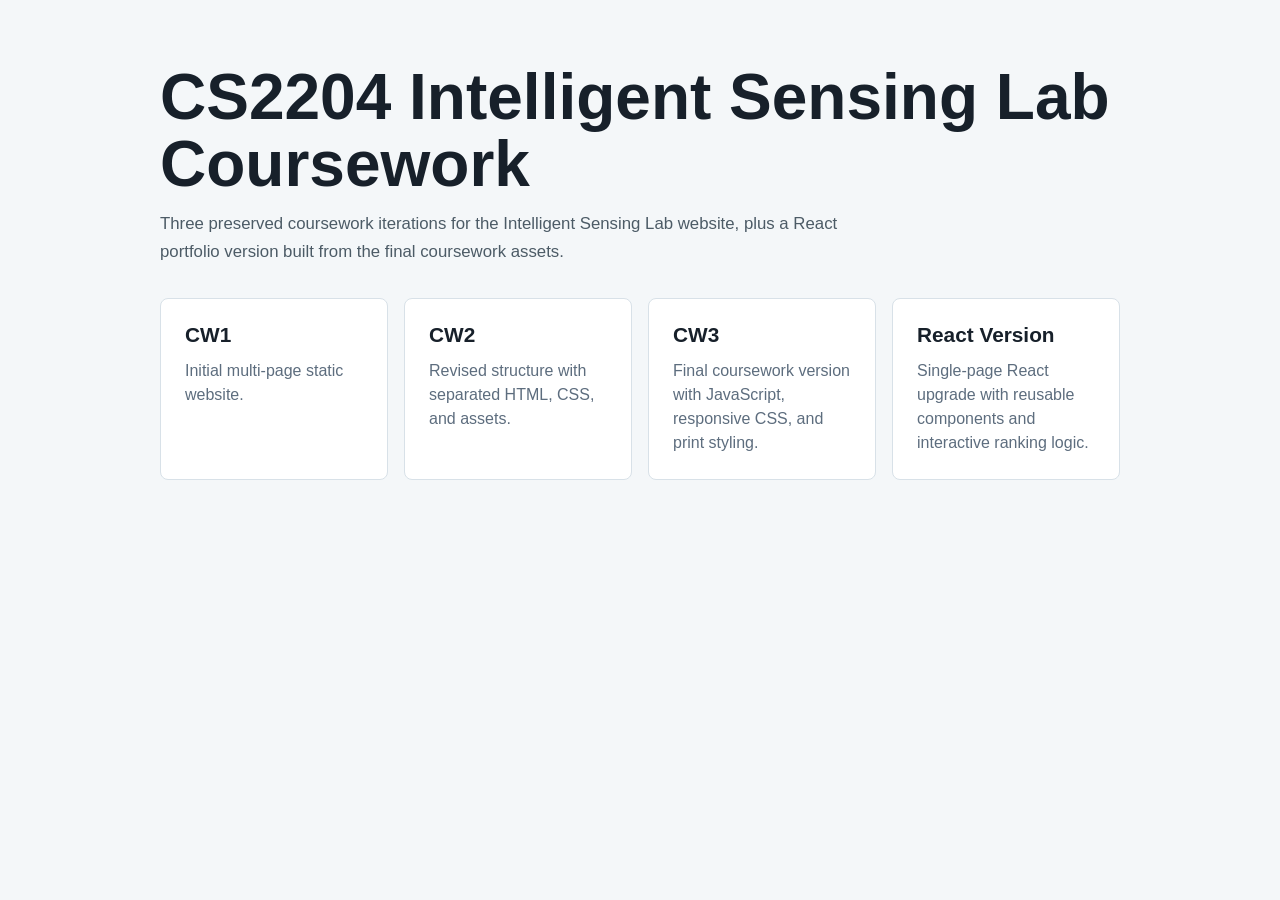
<file: index.html>
<!DOCTYPE html>
<html lang="en">
<head>
    <meta charset="UTF-8">
    <meta name="viewport" content="width=device-width, initial-scale=1.0">
    <meta name="description" content="CS2204 Intelligent Sensing Lab coursework iterations.">
    <title>CS2204 Intelligent Sensing Lab Coursework</title>
    <style>
        * {
            box-sizing: border-box;
        }

        body {
            margin: 0;
            min-height: 100vh;
            font-family: Arial, Helvetica, sans-serif;
            color: #17202a;
            background: #f4f7f9;
        }

        main {
            width: min(960px, calc(100% - 32px));
            margin: 0 auto;
            padding: 64px 0;
        }

        header {
            margin-bottom: 32px;
        }

        h1 {
            margin: 0 0 12px;
            font-size: clamp(2rem, 5vw, 4rem);
            line-height: 1.05;
        }

        p {
            max-width: 680px;
            margin: 0;
            color: #4c5b66;
            font-size: 1.05rem;
            line-height: 1.65;
        }

        .grid {
            display: grid;
            grid-template-columns: repeat(auto-fit, minmax(220px, 1fr));
            gap: 16px;
            margin-top: 32px;
        }

        a {
            display: block;
            min-height: 180px;
            padding: 24px;
            color: inherit;
            text-decoration: none;
            background: #ffffff;
            border: 1px solid #d8e1e8;
            border-radius: 8px;
        }

        a:hover,
        a:focus {
            border-color: #2073b7;
            box-shadow: 0 12px 28px rgba(23, 32, 42, 0.1);
            outline: none;
        }

        strong {
            display: block;
            margin-bottom: 12px;
            font-size: 1.3rem;
        }

        span {
            color: #5d6d7e;
            line-height: 1.5;
        }
    </style>
</head>
<body>
    <main>
        <header>
            <h1>CS2204 Intelligent Sensing Lab Coursework</h1>
            <p>Three preserved coursework iterations for the Intelligent Sensing Lab website, plus a React portfolio version built from the final coursework assets.</p>
        </header>

        <section class="grid" aria-label="Coursework versions">
            <a href="./CW1/Homepage.html">
                <strong>CW1</strong>
                <span>Initial multi-page static website.</span>
            </a>
            <a href="./CW2/HTML/Homepage.html">
                <strong>CW2</strong>
                <span>Revised structure with separated HTML, CSS, and assets.</span>
            </a>
            <a href="./CW3/HTML/Homepage.html">
                <strong>CW3</strong>
                <span>Final coursework version with JavaScript, responsive CSS, and print styling.</span>
            </a>
            <a href="./intelligent-sensing-lab-react/">
                <strong>React Version</strong>
                <span>Single-page React upgrade with reusable components and interactive ranking logic.</span>
            </a>
        </section>
    </main>
</body>
</html>
</file>
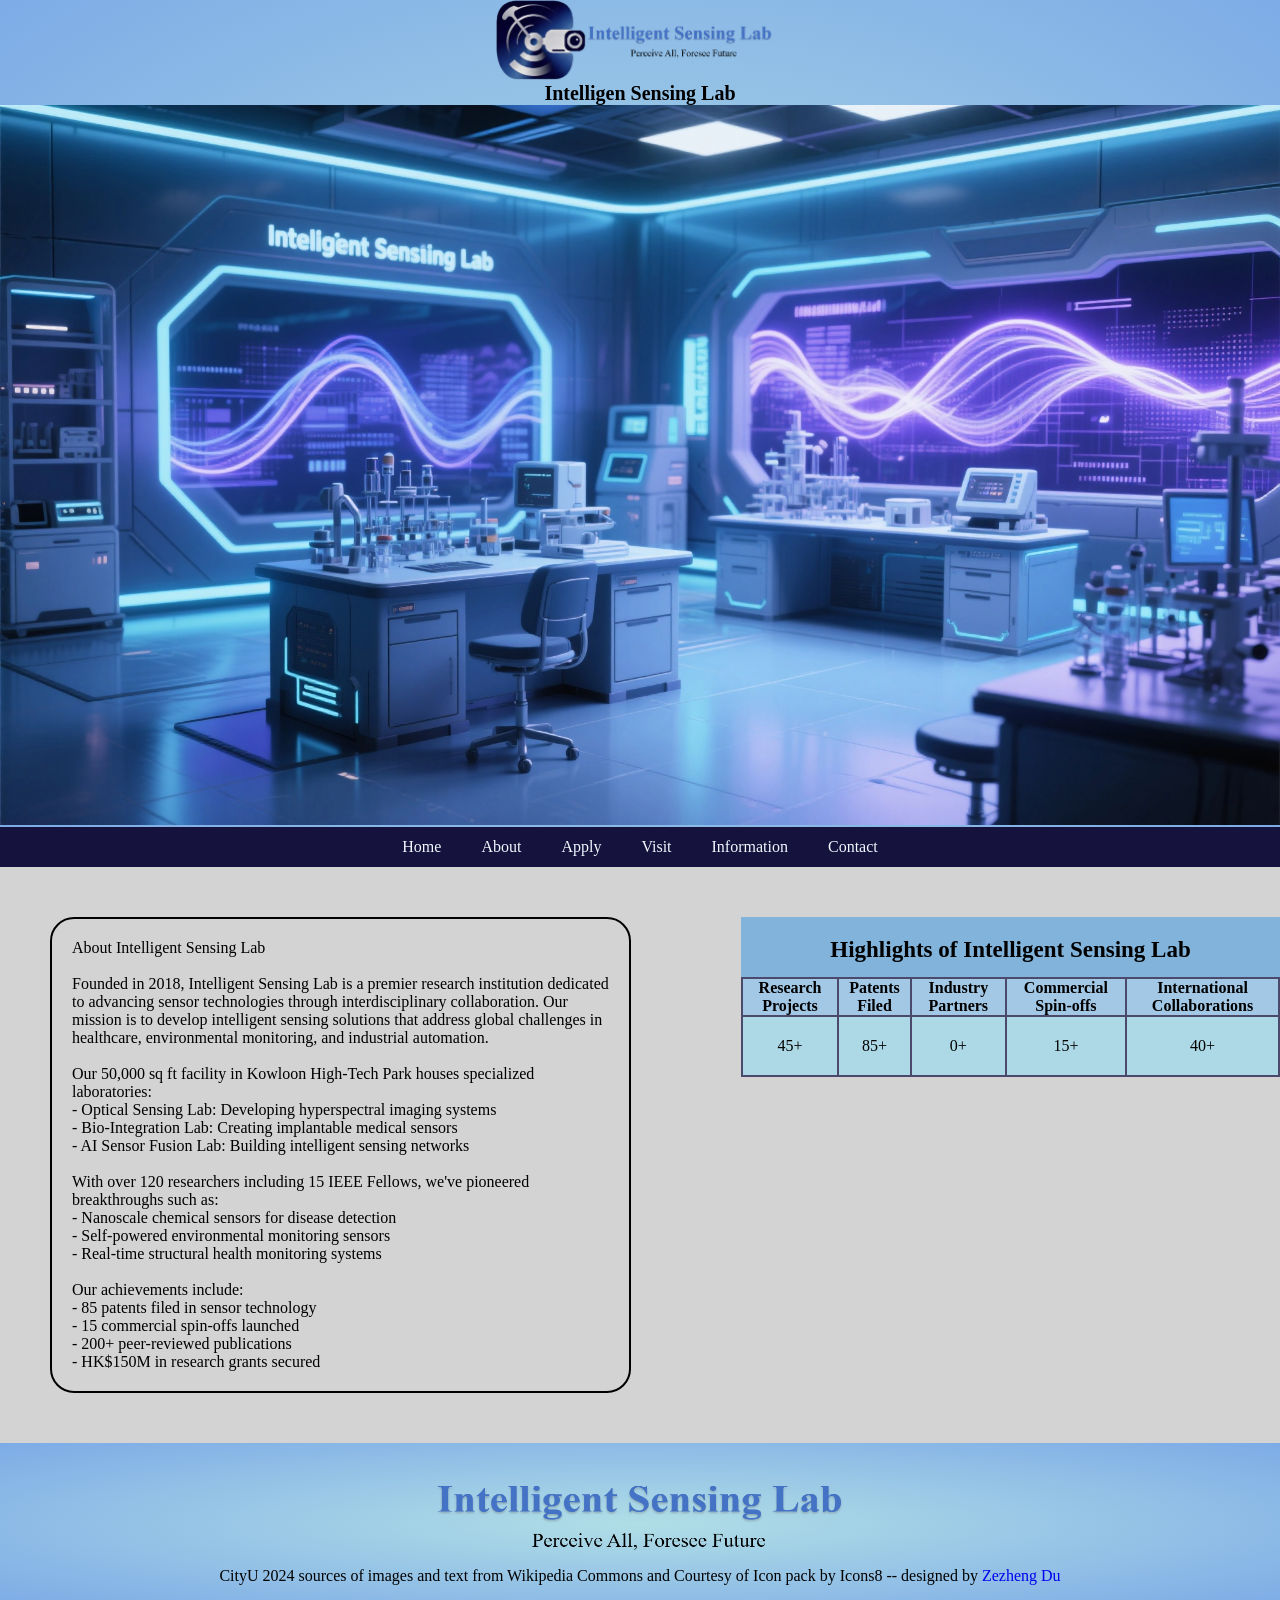
<file: CW3/HTML/Aboutpage.html>
<!DOCTYPE html>
<html lang="en">
<head>
    <meta charset="UTF-8">
    <meta name="viewport" content="width=device-width, initial-scale=1.0">
    <title>Aboutpage</title>
    <link rel="stylesheet" href="../CSS/about.css">
</head>
<body>
     <!-- header block -->
    <header>
        <img src="./image/logo.png" id="img1" alt="a logo" width="550" height="150">
        <h1>Intelligen Sensing Lab</h1>
    <!-- promotional imge block -->
        <img src="./image/about.png" id="about-img" alt="About" width="2000" height="600">
    </header>
    <!-- navigation bar block-->
    <nav>
        <ul class="nav-list">
            <li><a href="./Homepage.html">Home</a></li>
            <li><a href="./Aboutpage.html">About</a></li>
            <li><a href="./Applypage.html">Apply</a></li>
            <li><a href="./Visitpage.html">Visit</a></li>
            <li><a href="./Informationpage.html">Information</a></li>
            <li><a href="./Contactpage.html">Contact</a></li>
        </ul>
    </nav>
    <!-- information block -->
     <div id="info">
        <div id="welcome">        
            <p>About Intelligent Sensing Lab</p>
            <br>
            <p>Founded in 2018, Intelligent Sensing Lab is a premier research institution dedicated to advancing sensor technologies through interdisciplinary collaboration. Our mission is to develop intelligent sensing solutions that address global challenges in healthcare, environmental monitoring, and industrial automation.</p>
            <br>
            <p>Our 50,000 sq ft facility in Kowloon High-Tech Park houses specialized laboratories:<br>
                - Optical Sensing Lab: Developing hyperspectral imaging systems<br>
                - Bio-Integration Lab: Creating implantable medical sensors<br>
                - AI Sensor Fusion Lab: Building intelligent sensing networks<br>
            </p><br>
            <p>With over 120 researchers including 15 IEEE Fellows, we've pioneered breakthroughs such as:<br>
                - Nanoscale chemical sensors for disease detection<br>
                - Self-powered environmental monitoring sensors<br>
                - Real-time structural health monitoring systems<br>
            </p>
            <br>
            <p>Our achievements include:<br>
                - 85 patents filed in sensor technology<br>
                - 15 commercial spin-offs launched<br>
                - 200+ peer-reviewed publications<br>
                - HK$150M in research grants secured<br>
            </p>
        </div>
            <table >
            <caption>Highlights of Intelligent Sensing Lab</caption>
            <thead>
                <tr>
                    <th>Research Projects</th>    
                    <th>Patents Filed</th>    
                    <th>Industry Partners</th>  
                    <th>Commercial Spin-offs</th>  
                    <th>International Collaborations</th>
                </tr>
            </thead>
            <tbody>
                <tr>
                    <td>45+</td>  
                    <td>85+</td>
                    <td>0+</td>    
                    <td>15+</td> 
                    <td>40+</td>
                </tr>
            </tbody>
            </table>
     </div>
     

    <!-- footer bar block-->
    <footer>
        <img src="./image/footer_logo.png" alt="a footer logo" width="460" height="100">
        <p>CityU 2024 sources of images and text from Wikipedia Commons and Courtesy of Icon pack by Icons8 -- designed by <a href="./Designpage.html">Zezheng Du</a></p>
    </footer>
    
</body>
</html>
</file>
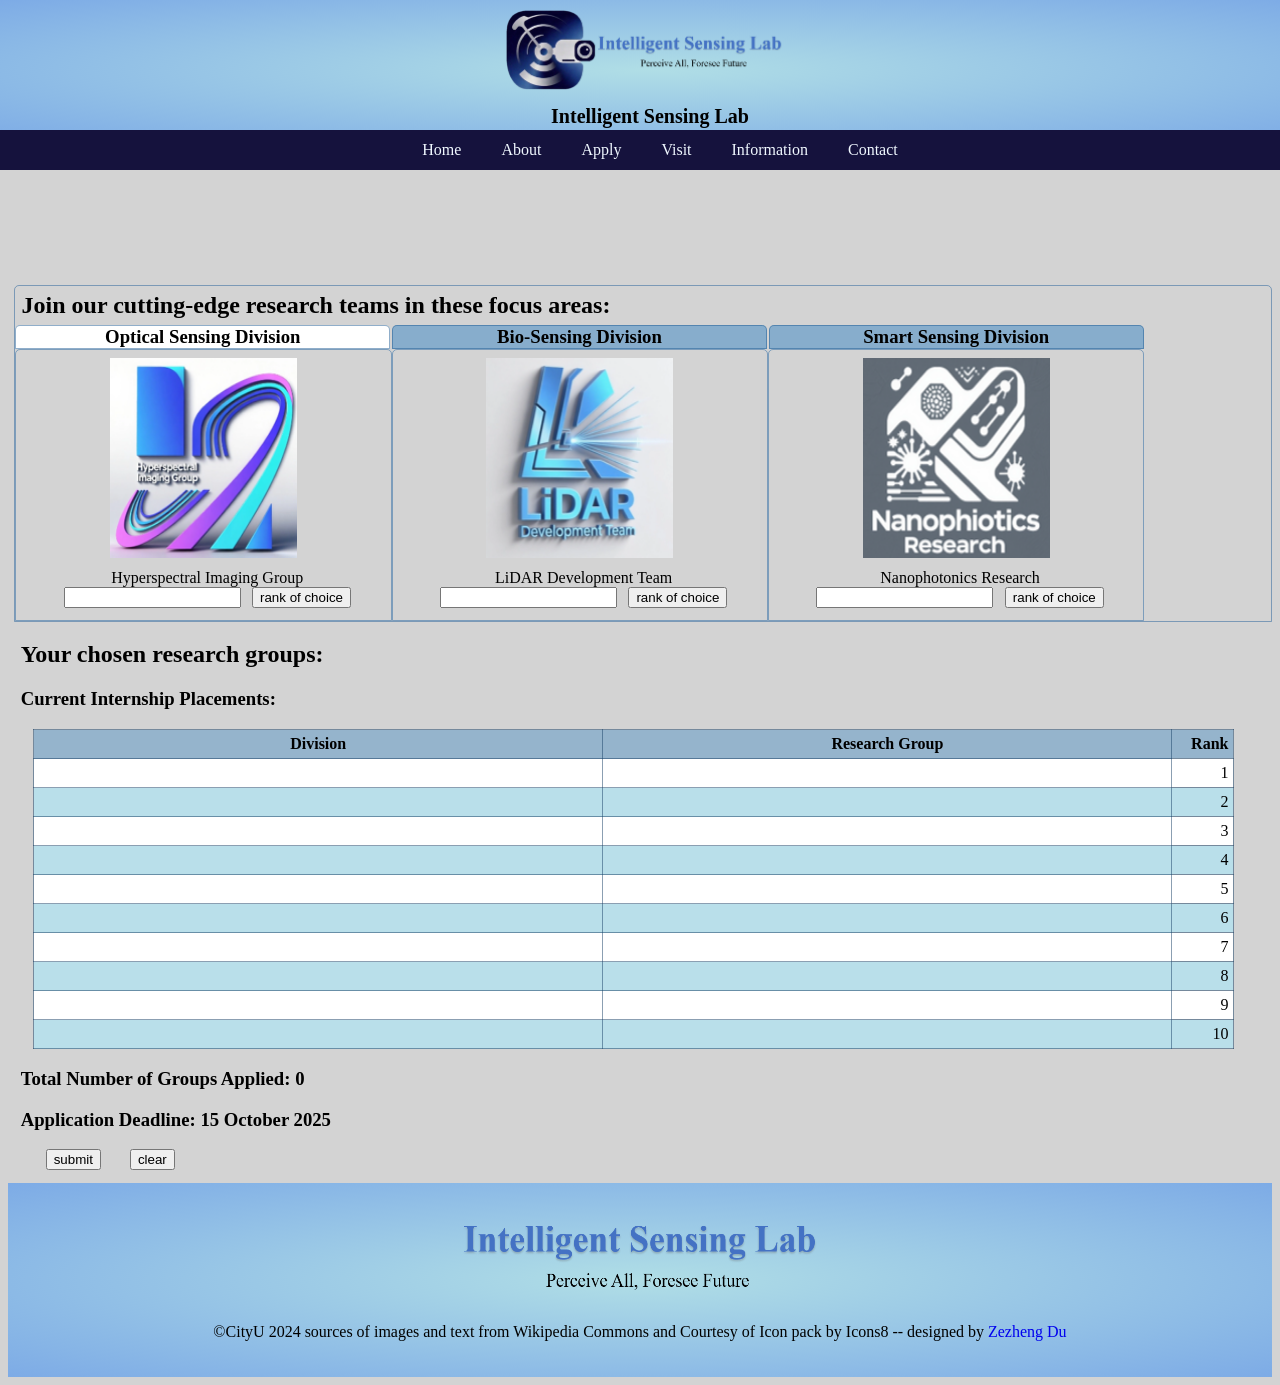
<file: CW3/HTML/Applypage.html>
<!DOCTYPE html>
<html lang="en">
<head>
    <meta charset="UTF-8">
    <meta name="keywords" content="Intelligent Sensing Lab">
    <link rel="stylesheet" href="../CSS/apply.css" type="text/css" media="screen">
    <title>Applypage</title>
    <script src="../JS/apply.js"></script>
</head>
<body>
    <header>
        <img src="./image/logo.png" alt="a logo">
        <h1>Intelligent Sensing Lab</h1>
    </header>
    <nav>
        <ul class="nav-list">
            <li><a href="./Homepage.html">Home</a></li>
            <li><a href="./Aboutpage.html">About</a></li>
            <li><a href="./Applypage.html">Apply</a></li>
            <li><a href="./Visitpage.html">Visit</a></li>
            <li><a href="./Informationpage.html">Information</a></li>
            <li><a href="./Contactpage.html">Contact</a></li>
        </ul>
        </nav>
    <div id="wel">
        <h2>Welcome to ISLab</h2>
    </div>
    <div id="team">
        <h2>Join our cutting-edge research teams in these focus areas:</h2>
        <div id="opt">
            <h3 id="heading1" onclick="clickpart1()">Optical Sensing Division</h3>
            <div class="part" id="part1">
                <form method="get" action="#">
                    <img src="./image/hyperspectral.png" width="200" height="200" alt="Hyperspectral Imaging Group"><br>
                    <label for="hyperspectral">Hyperspectral Imaging Group</label><br>
                    <input type="number" id="hyperspectral" name="Hyperspectral Imaging Group">
                    <button type="button">rank of choice</button><br>
                </form>
                <form method="get" action="#">
                    <img src="./image/lidar.png" width="200" height="200" alt="LiDAR Development Team"><br>
                    <label for="lidar">LiDAR Development Team</label><br>
                    <input type="number" id="lidar" name="LiDAR Development Team">
                    <button type="button">rank of choice</button><br>
                </form>
                <form method="get" action="#">
                    <img src="./image/nanophotonics.png" width="200" height="200" alt="Nanophotonics Research"><br>
                    <label for="nanophotonics">Nanophotonics Research</label><br>
                    <input type="number" id="nanophotonics" name="Nanophotonics Research">
                    <button type="button">rank of choice</button><br>
                </form>
            </div>
        </div>
        <div id="bio">
            <h3 id="heading2" onclick="clickpart2()">Bio-Sensing Division</h3>
            <div class="part" id="part2">
                <form method="get" action="#">
                    <img src="./image/medical.png" width="200" height="200" alt="Medical Diagnostics Group"><br>
                    <label for="medical">Medical Diagnostics Group</label><br>
                    <input type="number" id="medical" name="Medical Diagnostics Group">
                    <button type="button">rank of choice</button><br>
                </form>
                <form method="get" action="#">
                    <img src="./image/environmental.png" width="200" height="200" alt="Environmental Sensors Team"><br>
                    <label for="environmental">Environmental Sensors Team</label><br>
                    <input type="number" id="environmental" name="Environmental Sensors Team">
                    <button type="button">rank of choice</button><br>
                </form>
                <form method="get" action="#">
                    <img src="./image/wearable.png" width="200" height="200" alt="Wearable Technology Lab"><br>
                    <label for="wearable">Wearable Technology Lab</label><br>
                    <input type="number" id="wearable" name="Wearable Technology Lab">
                    <button type="button">rank of choice</button><br>
                </form>
            </div>
        </div>
        <div id="sma">
            <h3 id="heading3" onclick="clickpart3()">Smart Sensing Division</h3>
            <div class="part" id="part3">
                <form method="get" action="#">
                    <img src="./image/iot.png" width="200" height="200" alt="IoT Sensor Networks"><br>
                    <label for="iot">IoT Sensor Networks</label><br>
                    <input type="number" id="iot" name="IoT Sensor Networks">
                    <button type="button">rank of choice</button><br>
                </form>
                <form method="get" action="#">
                    <img src="./image/ai.png" width="200" height="200" alt="AI-Enabled Sensing"><br>
                    <label for="ai">AI-Enabled Sensing</label><br>
                    <input type="number" id="ai" name="AI-Enabled Sensing">
                    <button type="button">rank of choice</button><br>
                </form>
            </div>
        </div>
    </div>
        <div id="chosenpart">
            <h2>Your chosen research groups:</h2>
            <h3>Current Internship Placements:</h3>
            <table>
                <thead>
                    <tr>
                        <th>Division</th>
                        <th>Research Group</th>
                        <th>Rank</th>
                    </tr>
                </thead>
                <tbody>
                    <tr>
                        <td>Optical Sensing</td>
                        <td>Hyperspectral Imaging Group</td>
                        <td>1</td>
                    </tr>
                    <tr>
                        <td>Bio-Sensing</td>
                        <td>Medical Diagnostics Group</td>
                        <td>2</td>
                    </tr>
                    <tr>
                        <td>Smart Sensing</td>
                        <td>Structural Monitoring Systems</td>
                        <td>3</td>
                    </tr>
                </tbody>
            </table>
            <h3>Total number of completed choices: 3</h3>
            <h3>Application Deadline: 15 October 2025</h3>
            <input type="submit" value="submit">
            <input type="reset" value="clear">
        </div>
    <footer>
        <img src="./image/footer_logo.png" alt="Intelligent Sensing Lab" width="400" height="100">
            <p>&copy;CityU 2024 sources of images and text from Wikipedia Commons and Courtesy of Icon pack by Icons8 -- designed by <a href="./Designpage.html">Zezheng Du</a ></p >
    </footer>
  
</body>
</html>
</file>
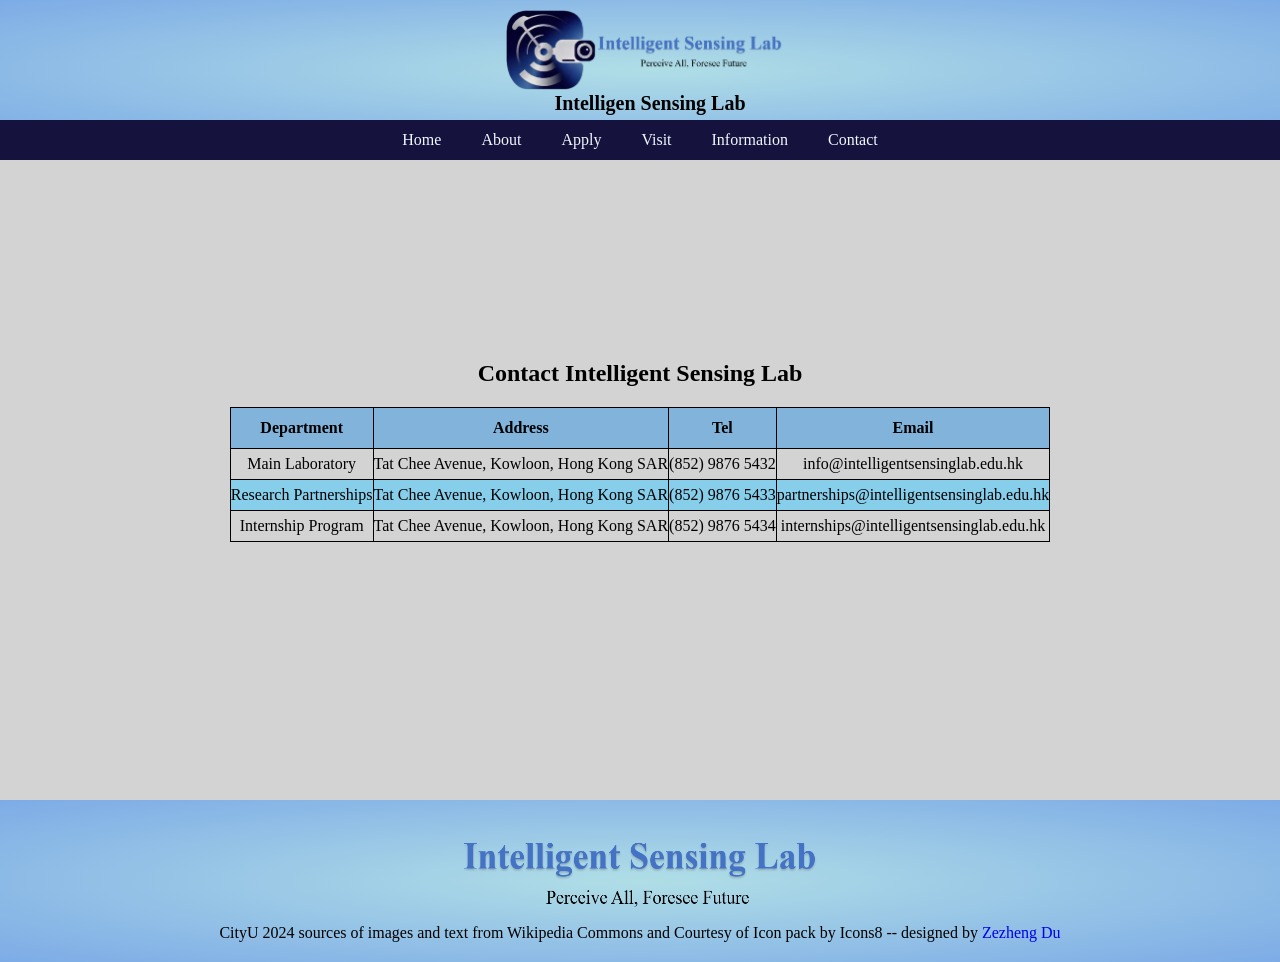
<file: CW3/HTML/Contactpage.html>
<!DOCTYPE html>
<html lang="en">
<head>
    <meta charset="UTF-8">
    <meta name="viewport" content="width=device-width, initial-scale=1.0">
    <title>Contactpage</title>
    <style>
            *{
        margin:0;
        padding:0
        }
        body{
            background-color: lightgray;
        }
        header{
            position:fixed;
            z-index: 1000;
            top:0px;
            background: -webkit-radial-gradient(ellipse, #b0dee6, #7dabe6); 
            background: -moz-radial-gradient(ellipse, #b0dee6, #7dabe6);    
            background: radial-gradient(ellipse, #b0dee6, #7dabe6);  
            text-align: center;
            font-family: Georgia, 'Times New Roman', Times, serif;
            font-size: x-small;
            padding:10px;
            height: 120px;
            width: 100%;
        }
        header img{
            height: 80px;
            width: auto;
        }
        footer{
            background: -webkit-radial-gradient(ellipse, #b0dee6, #7dabe6); 
            background: -moz-radial-gradient(ellipse, #b0dee6, #7dabe6);    
            background: radial-gradient(ellipse, #b0dee6, #7dabe6);  
            text-align: center;
            font-family: Georgia, 'Times New Roman', Times, serif;
            padding: 20px;
        }
        footer a{
            text-decoration: none;
        }
        nav{
            position:fixed;
            z-index: 1000;
            top:120px;
            width: 100%;
            background-color: #15123d;
            display: flex;
            justify-content: center; 
            align-items: center;
            height: 40px;
        }
        #contact{
            margin-top: 360px;
        }
        .nav-list{
            list-style: none;
            display:flex
        }
        ul:not(.nav-list) {
        list-style-type: disc;
        padding-left: 20px;
        
        }
        nav ul li a{
            text-decoration: none;
            color: aliceblue ;
            padding:0 20px
        }
        nav a:hover{
            color:red
        }
        nav a:visited{
            color:yellow
        }
        nav a:active{
            color:purple
        }

        table{
            border-collapse: collapse;
            margin:20px auto;
        }
        table th,td{
            border: 1px solid black ;
            text-align: center;
        }
        h2{
            text-align: center;
        }
        table th{
            background-color:#81b3db;
            height: 40px;
        }
        table td{
            height: 30px;
        }
        table .even{
            background-color:skyblue;
        }
        body{
            display: flex;
            flex-direction: column;
            min-height: 100vh;
        }
        #content {
            height: 800px;
            }
    </style>
</head>
<body>
    <div id="content">
        <!-- header -->
        <header>
            <img src="./image/logo.png" alt="a logo" width="550" height="150">
            <h1>Intelligen Sensing Lab</h1>
        </header>
        <!-- navigation bar -->
        <nav>
            <ul class="nav-list">
                <li><a href="./Homepage.html">Home</a></li>
                <li><a href="./Aboutpage.html">About</a></li>
                <li><a href="./Applypage.html">Apply</a></li>
                <li><a href="./Visitpage.html">Visit</a></li>
                <li><a href="./Informationpage.html">Information</a></li>
                <li><a href="./Contactpage.html">Contact</a></li>
            </ul>
        </nav>
        <!-- contact block -->
        <div id="contact">
            <h2>Contact Intelligent Sensing Lab</h2>
            <table>
                <thead>
                    <tr>
                    <th>Department</th>
                    <th>Address</th>
                    <th>Tel</th>
                    <th>Email</th>
                    </tr>
                </thead>
                <tbody>
                    <tr>
                        <td>Main Laboratory</td>
                        <td>Tat Chee Avenue, Kowloon, Hong Kong SAR</td>
                        <td>(852) 9876 5432</td>
                        <td>info@intelligentsensinglab.edu.hk</td>
                    </tr>
                    <tr class="even">
                        <td>Research Partnerships</td>
                        <td>Tat Chee Avenue, Kowloon, Hong Kong SAR</td>
                        <td>(852) 9876 5433</td>
                        <td>partnerships@intelligentsensinglab.edu.hk</td>
                    </tr>
                    <tr>
                        <td>Internship Program</td>
                        <td>Tat Chee Avenue, Kowloon, Hong Kong SAR</td>
                        <td>(852) 9876 5434</td>
                        <td>internships@intelligentsensinglab.edu.hk</td>
                    </tr>
                </tbody>
            </table>
        </div>
    </div>
    <!-- footer bar -->
    <footer>
        <img src="./image/footer_logo.png" alt="a footer logo" width="400" height="100">
        <p>CityU 2024 sources of images and text from Wikipedia Commons and Courtesy of Icon pack by Icons8 -- designed by <a href="./Designpage.html">Zezheng Du</a></p>
    </footer>
</body>
</html>
</file>
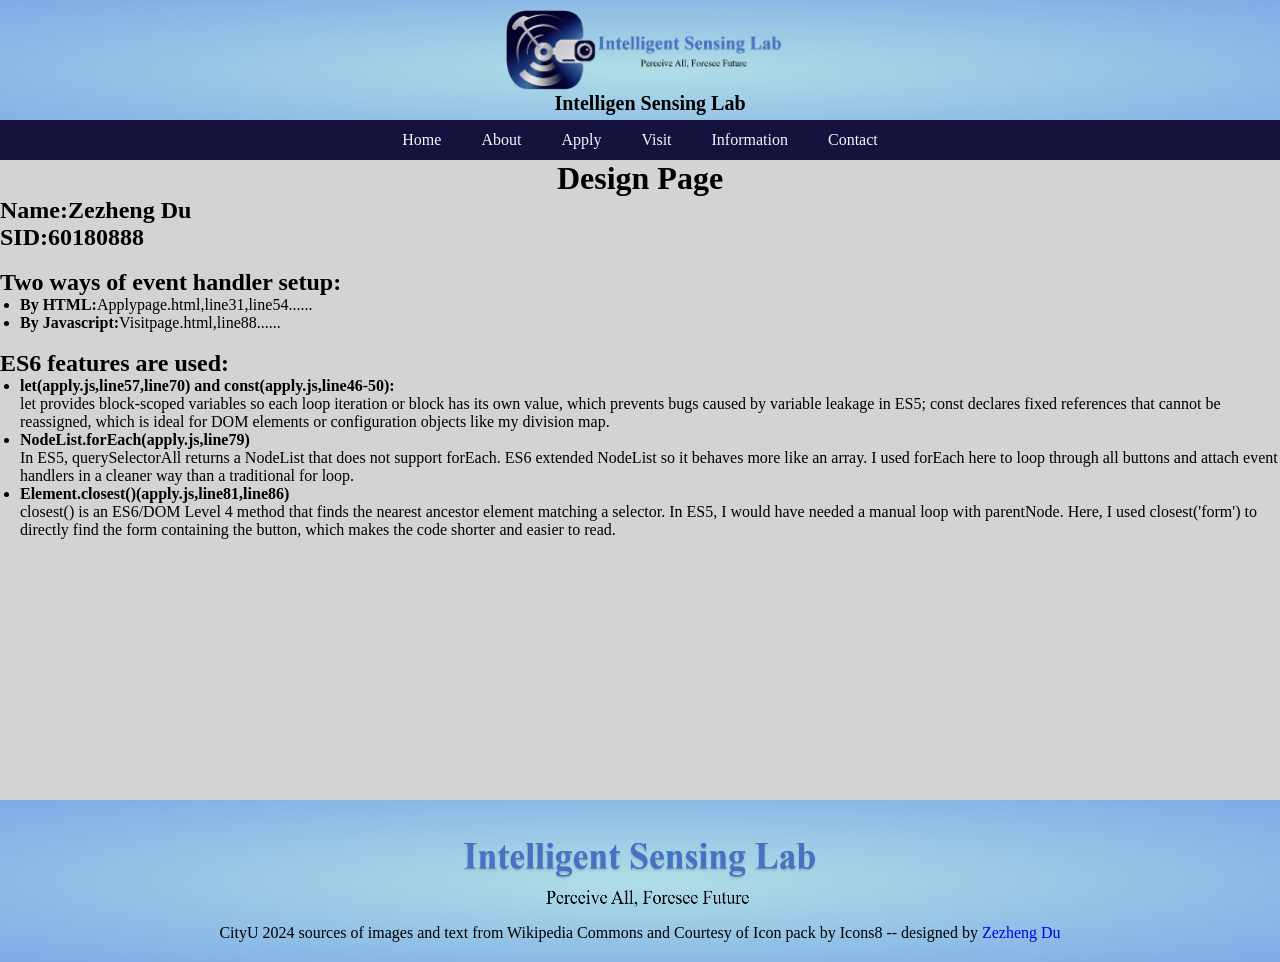
<file: CW3/HTML/Designpage.html>
<!DOCTYPE html>
<html lang="en">
<head>
    <meta charset="UTF-8">
    <meta name="viewport" content="width=device-width, initial-scale=1.0">
    <title>Designpage</title>
    <link rel="stylesheet" href="../CSS/design.css">
</head>
<body>
    <!-- header -->
    <div id="content">
        <header>
            <img src="./image/logo.png" alt="a logo" width="550" height="150">
            <h1>Intelligen Sensing Lab</h1>
        </header>
        <!-- navigation bar -->
        <nav>
            <ul class="nav-list">
                <li><a href="./Homepage.html">Home</a></li>
                <li><a href="./Aboutpage.html">About</a></li>
                <li><a href="./Applypage.html">Apply</a></li>
                <li><a href="./Visitpage.html">Visit</a></li>
                <li><a href="./Informationpage.html">Information</a></li>
                <li><a href="./Contactpage.html">Contact</a></li>
            </ul>
        </nav>
        <!-- name,SID -->
         <div id="info">
            <h1>Design Page</h1>
            <h2>Name:Zezheng Du</h2> 
            <h2>SID:60180888</h2>
            <br>
            <h2>Two ways of event handler setup:</h2>
            <ul>
                <li><span>By HTML:</span>Applypage.html,line31,line54......</li>
                <li><span>By Javascript:</span>Visitpage.html,line88......</li>
            </ul><br>
            <h2>ES6 features are used:</h2>
            <ul>
                <li><span>let(apply.js,line57,line70) and const(apply.js,line46-50):</span><br>
                let provides block‑scoped variables so each loop iteration or block has its own value, which prevents bugs caused by variable leakage in ES5; const declares fixed references that cannot be reassigned, which is ideal for DOM elements or configuration objects like my division map.</li>
                <li><span>NodeList.forEach(apply.js,line79)</span><br>
                    In ES5, querySelectorAll returns a NodeList that does not support forEach. ES6 extended NodeList so it behaves more like an array. I used forEach here to loop through all buttons and attach event handlers in a cleaner way than a traditional for loop.</li>
                <li><span>Element.closest()(apply.js,line81,line86)</span><br>
                    closest() is an ES6/DOM Level 4 method that finds the nearest ancestor element matching a selector. In ES5, I would have needed a manual loop with parentNode. Here, I used closest('form') to directly find the form containing the button, which makes the code shorter and easier to read.</li>
            </ul><br>
            
         </div>
    </div>
    <!-- footer bar -->
    <footer>
        <img src="./image/footer_logo.png" alt="a footer logo" width="400" height="100">
        <p>CityU 2024 sources of images and text from Wikipedia Commons and Courtesy of Icon pack by Icons8 -- designed by <a href="./Designpage.html">Zezheng Du</a></p>
    </footer>
</body>
</html>
</file>
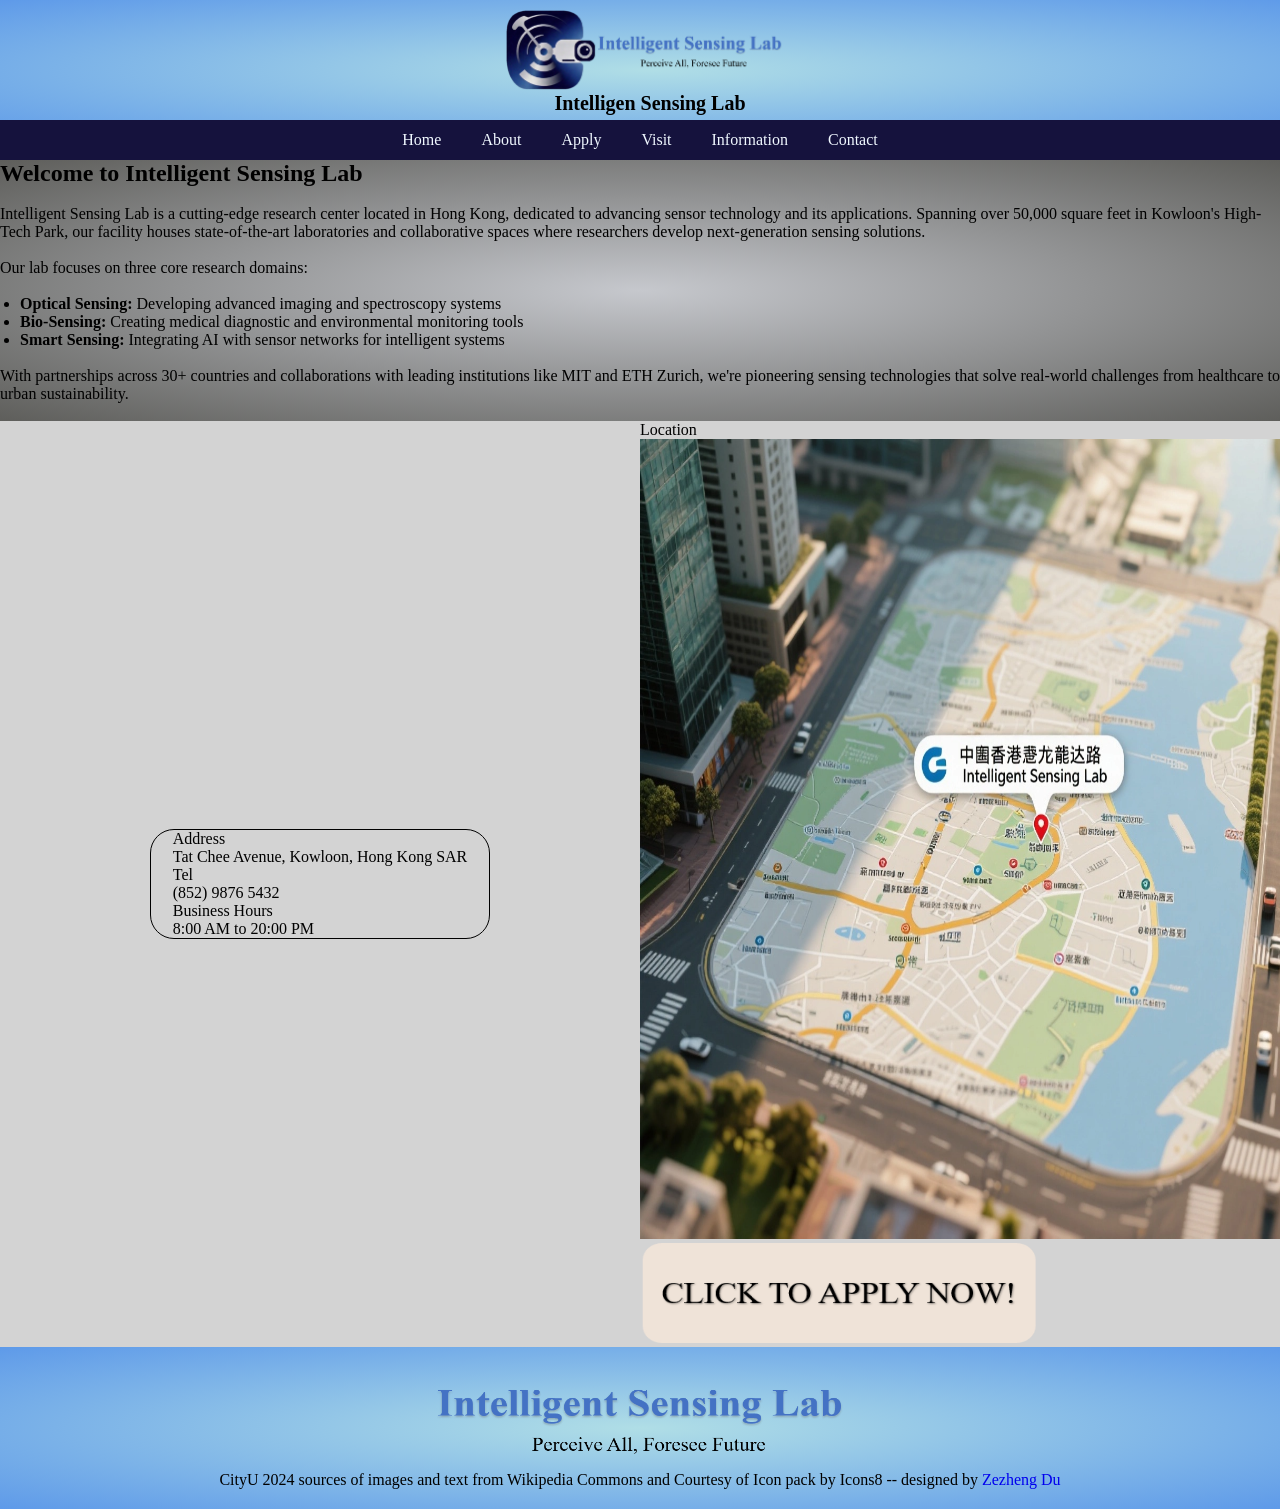
<file: CW3/HTML/Homepage.html>
<!DOCTYPE html>
<html lang="en">
<head>
    <meta charset="UTF-8">
    <meta name="viewport" content="width=device-width, initial-scale=1.0">
    <title>Homepage</title>
    <link rel="stylesheet" href="../CSS/home.css">
</head>
<body>
    <!-- header --> 
    <header>
        <img src="./image/logo.png" alt="a logo" width="550" height="150">
        <h1>Intelligen Sensing Lab</h1>
    </header>
    <!-- navigation bar -->
    <nav>
        <ul class="nav-list">
            <li><a href="./Homepage.html">Home</a></li>
            <li><a href="./Aboutpage.html">About</a></li>
            <li><a href="./Applypage.html">Apply</a></li>
            <li><a href="./Visitpage.html">Visit</a></li>
            <li><a href="./Informationpage.html">Information</a></li>
            <li><a href="./Contactpage.html">Contact</a></li>
        </ul>
    </nav>
    <!-- welcome block -->
    <div id="welcome">
        <h2>Welcome to Intelligent Sensing Lab</h2>
        <br>
        <p>Intelligent Sensing Lab is a cutting-edge research center located in Hong Kong, dedicated to advancing sensor technology and its applications. Spanning over 50,000 square feet in Kowloon's High-Tech Park, our facility houses state-of-the-art laboratories and collaborative spaces where researchers develop next-generation sensing solutions.</p>
        <br>
        <p>Our lab focuses on three core research domains: </p><br>
        <ul>
        <li><span>Optical Sensing:</span> Developing advanced imaging and spectroscopy systems</li>
        <li><span>Bio-Sensing:</span> Creating medical diagnostic and environmental monitoring tools</li>
        <li><span>Smart Sensing:</span> Integrating AI with sensor networks for intelligent systems</li>
        </ul>
        <br>
        <p>With partnerships across 30+ countries and collaborations with leading institutions like MIT and ETH Zurich, we're pioneering sensing technologies that solve real-world challenges from healthcare to urban sustainability.</p>
        <br>
    </div>
    <!-- basic information block -->
    <div id="basicinformation">
        <div id="info">
        Address<br>
            Tat Chee Avenue,
            Kowloon,
            Hong Kong SAR<br>
        Tel<br>
            (852) 9876 5432<br>
            Business Hours<br>
            8:00 AM to 20:00 PM<br>
        </div>
        <div id="location">
        Location<br>
        <img src="./image/location.png" width="800" height="800" alt="a location picture"><br>
        <a href="./Applypage.html"><img src="./image/button.png" width="400" height="100" alt="a botton"></a>
        </div>
    </div>
    <!-- footer bar -->
    <footer>
        <img src="./image/footer_logo.png" alt="a footer logo" width="460" height="100">
        <p>CityU 2024 sources of images and text from Wikipedia Commons and Courtesy of Icon pack by Icons8 -- designed by <a href="./Designpage.html">Zezheng Du</a></p>
    </footer>
</body>
</html>
</file>
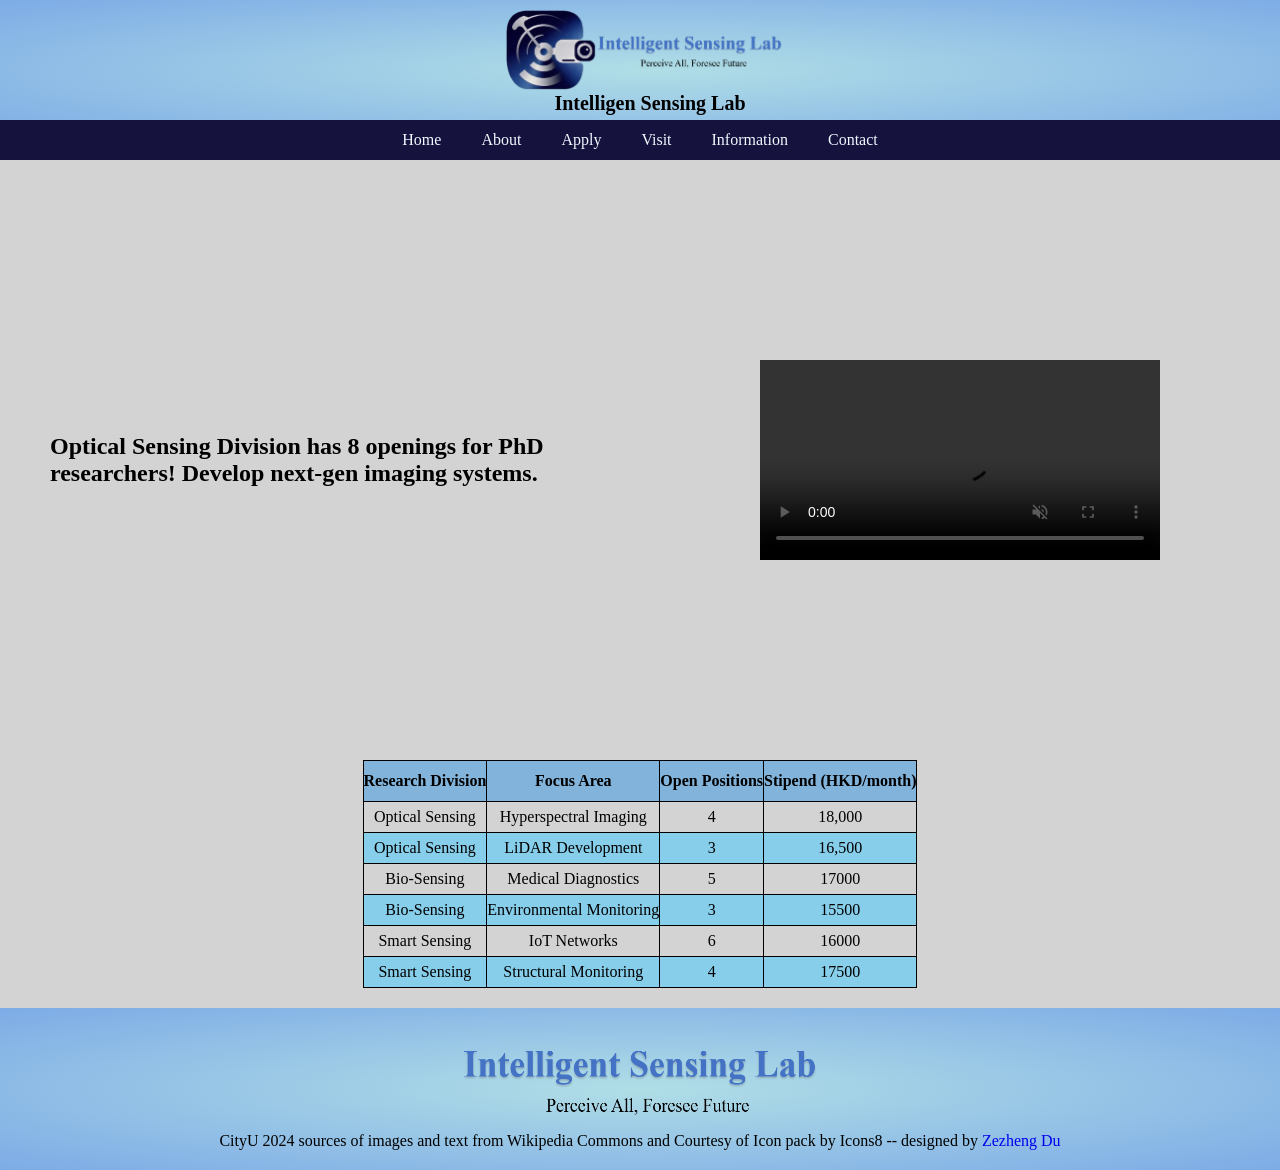
<file: CW3/HTML/Informationpage.html>
<!DOCTYPE html>
<html lang="en">
<head>
    <meta charset="UTF-8">
    <meta name="viewport" content="width=device-width, initial-scale=1.0">
    <title>Informationpage</title>
    <link rel="stylesheet" href="../CSS/information.css">
    <script src="../JS/infomation.js"></script>
</head>
<body>
     <!-- header -->
    <header>
        <img src="./image/logo.png" alt="a logo" width="550" height="150">
        <h1>Intelligen Sensing Lab</h1>
    </header>
    <!-- navigation bar -->
    <nav>
        <ul class="nav-list">
            <li><a href="./Homepage.html">Home</a></li>
            <li><a href="./Aboutpage.html">About</a></li>
            <li><a href="./Applypage.html">Apply</a></li>
            <li><a href="./Visitpage.html">Visit</a></li>
            <li><a href="./Informationpage.html">Information</a></li>
            <li><a href="./Contactpage.html">Contact</a></li>
        </ul>
    </nav>

    <!-- promotion information blocks -->
     <div id="promo">
        <div id="column">
            <div id="column1">
               
            </div>
            <div id="column2">
                <!-- <video id="v1" >
                    <source src="https://personal.cs.cityu.edu.hk/~cs2204/2025/video/video1.mp4">
                    <source src="https://personal.cs.cityu.edu.hk/~cs2204/2025/video/video1.webm">
                </video> -->
                <!-- <video id="v2">
                    <source src="https://personal.cs.cityu.edu.hk/~cs2204/2025/video/video2.mp4">
                    <source src="https://personal.cs.cityu.edu.hk/~cs2204/2025/video/video2.webm">
                </video> -->
            </div>
        </div>  
        <div id="table-block">
            <table>
                <thead>
                    <tr>
                        <th>Research Division</th>
                        <th>Focus Area</th>
                        <th>Open Positions</th>
                        <th>Stipend (HKD/month)</th>
                    </tr>
                </thead>
                <tbody>
                    <tr>
                        <td>Optical Sensing</td>    
                        <td>Hyperspectral Imaging</td>
                        <td>4</td>
                        <td>18,000</td>
                    </tr>
                    <tr class="even">
                        <td>Optical Sensing</td>
                        <td>LiDAR Development</td>
                        <td>3</td>
                        <td>16,500</td>
                    </tr>
                    <tr>
                        <td>Bio-Sensing</td>
                        <td>Medical Diagnostics</td>
                        <td>5</td>
                        <td>17000</td>
                    </tr>
                    <tr class="even">
                        <td>Bio-Sensing</td>
                        <td>Environmental Monitoring</td>
                        <td>3</td>
                        <td>15500</td>
                    </tr>
                    <tr>
                        <td>Smart Sensing</td>
                        <td>IoT Networks</td>
                        <td>6</td>
                        <td>16000</td>
                    </tr>
                    <tr class="even">
                        <td>Smart Sensing</td>
                        <td>Structural Monitoring</td>
                        <td>4</td>
                        <td>17500</td>
                    </tr>
                </tbody>
            </table>
        </div>
     </div>
 

    <!-- footer bar -->
    <footer>
        <img src="./image/footer_logo.png" alt="a footer logo" width="400" height="100">
        <p>CityU 2024 sources of images and text from Wikipedia Commons and Courtesy of Icon pack by Icons8 -- designed by <a href="./Designpage.html">Zezheng Du</a></p>
    </footer>
</body>
</html>
</file>
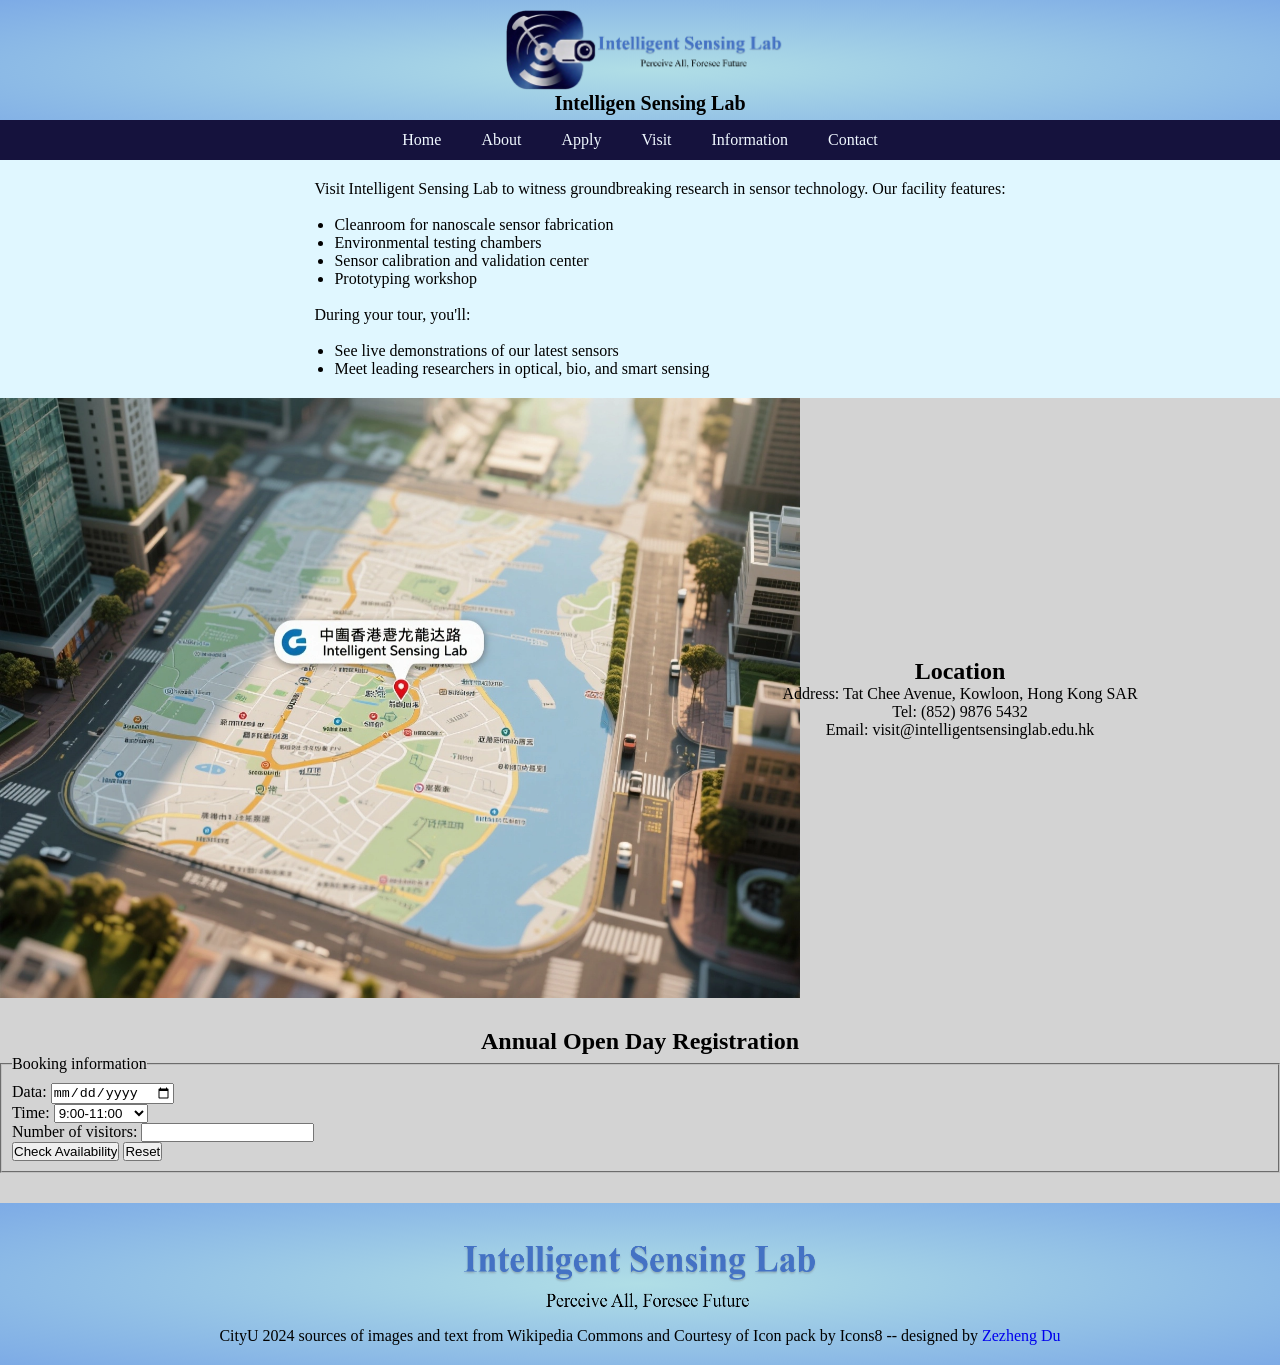
<file: CW3/HTML/Visitpage.html>
<!DOCTYPE html>
<html lang="en">
<head>
    <meta charset="UTF-8">
    <meta name="viewport" content="width=device-width, initial-scale=1.0">
    <title>Visitpage</title>
    <link rel="stylesheet" href="../CSS/visit.css">

</head>
<body>
     <!-- header -->
    <header>
        <img src="./image/logo.png" alt="a logo" width="550" height="150">
        <h1>Intelligen Sensing Lab</h1>
    </header>
    <!-- navigation bar -->
    <nav>
        <ul class="nav-list">
            <li><a href="./Homepage.html">Home</a></li>
            <li><a href="./Aboutpage.html">About</a></li>
            <li><a href="./Applypage.html">Apply</a></li>
            <li><a href="./Visitpage.html">Visit</a></li>
            <li><a href="./Informationpage.html">Information</a></li>
            <li><a href="./Contactpage.html">Contact</a></li>
        </ul>
    </nav>

    <!-- welcome block -->
     <div id="welcome">
        <div class="content">
            <p>Visit Intelligent Sensing Lab to witness groundbreaking research in sensor technology. Our facility features:</p><br>
            <ul>
                <li>Cleanroom for nanoscale sensor fabrication</li>
                <li>Environmental testing chambers</li>
                <li>Sensor calibration and validation center</li>
                <li>Prototyping workshop</li>
            </ul>
        <br>
            <p>During your tour, you'll:</p><br>

            <ul>
                <li>See live demonstrations of our latest sensors</li>
                <li>Meet leading researchers in optical, bio, and smart sensing</li>
            </ul>
        </div>
     </div>
    <!-- location block -->
     <div id="location">
        <div id="map">
            <img src="./image/location.png" alt="location" width="800" height="800">
        </div>
        <div id="text">
            <h2>Location</h2>
            Address: Tat Chee Avenue, Kowloon, Hong Kong SAR <br>
            Tel: (852) 9876 5432 <br>
            Email: visit@intelligentsensinglab.edu.hk <br>
        </div>
     </div>
    <!-- reservation block -->
     <div id="reservation">
        <h2>Annual Open Day Registration</h2>
        <fieldset>
            <legend>Booking information</legend>
            <form action="#" id="booking-information">
                <label for="data">Data:</label>
                <input type="date" id="data" name="data"><br>
                <label for="time">Time:</label>
            <select name="time" id="time">
                <option value="9:00-11:00">9:00-11:00</option>
                <option value="11:00-13:00">11:00-13:00</option>
                <option value="13:00-15:00">13:00-15:00</option>
                <option value="15:00-17:00">15:00-17:00</option>
            </select> <br>
            <label for="num">Number of visitors:</label>
            <input type="text" id="num" name="num"> <br>
            <div id="prompt"></div>
            <input type="submit" id="submit" value="Check Availability">
            <input type="reset" id="reset" value="Reset" onclick="f1">
            </form>
        </fieldset>
     </div>
     <script>
       
        var reset = document.querySelector("#reset");
        var submit = document.querySelector("#submit");
        const prompt = document.getElementById("prompt");

        submit.onclick = function(event){

            event.preventDefault(); 
            prompt.innerHTML = "";
            prompt.removeAttribute("style");

            var date = document.querySelector("#data").value.trim();
            var time = document.querySelector("#time").value.trim();
            var num = parseInt(document.querySelector("#num").value,10);
            console.log(data)
            if (data == ""||time == ""||num == ""){
                prompt.innerHTML = "<p>Data not completed; please re-enter</p>";
                prompt.setAttribute('style','text-align:center;color:red;')
                return;
            }
           
            if(isNaN(num) || num < 1){
                prompt.innerHTML = "<p>Please enter a valid number of people!</p>";
                prompt.setAttribute('style','text-align:center;color:red;')
                return;
            }

            if (reserve(date, time, num)) {
                alert("Your reservation is successful!")
            } else {
               alert("Sorry, the reservation is full!")
            }
        };
            function f1() {
            prompt.innerHTML = "";
            prompt.removeAttribute("style");
            };   
     </script>
    <script src=" https://personal.cs.cityu.edu.hk/~cs2204/2023/cw3cs2204.js"></script>   
    <!-- footer bar -->
    <footer>
        <img src="./image/footer_logo.png" alt="a footer logo" width="400" height="100">
        <p>CityU 2024 sources of images and text from Wikipedia Commons and Courtesy of Icon pack by Icons8 -- designed by <a href="./Designpage.html">Zezheng Du</a></p>
    </footer>
    
</body>
</html>
</file>
<file: CW3/CSS/about.css>
*{
    margin:0;
    padding:0
}
body{
    background-color: lightgray;
    position: relative;
}
header{
    background: -webkit-radial-gradient(ellipse, #b0dee6, #7dabe6); 
    background: -moz-radial-gradient(ellipse, #b0dee6, #7dabe6);    
    background: radial-gradient(ellipse, #b0dee6, #7dabe6);  
    text-align: center;
    font-family: Georgia, 'Times New Roman', Times, serif;
    font-size: x-small;
    width: 100%;
}
header #img1{
    height: 80px;
    width: auto;
}
footer{
    background: -webkit-radial-gradient(ellipse, #b0dee6, #7dabe6); 
    background: -moz-radial-gradient(ellipse, #b0dee6, #7dabe6);    
    background: radial-gradient(ellipse, #b0dee6, #7dabe6);  
    text-align: center;
    font-family: Georgia, 'Times New Roman', Times, serif;
    padding: 20px;
}
footer a{
    text-decoration: none;
}
nav{
    width: 100%;
    background-color: #15123d;
    display: flex;
    justify-content: center; 
    align-items: center;
    height: 40px;
}
.nav-list{
    list-style: none;
    display:flex
}
ul:not(.nav-list) {
  list-style-type: disc;
  padding-left: 20px;
  
}
nav ul li a{
    text-decoration: none;
    color: aliceblue ;
    padding:0 20px
}
a:hover{
    color:red
}
a:visited{
    color:yellow
}
a:active{
    color:purple
}


#info{
    display:flex;
    gap: 20px;
}
#about-img {
  max-width: 100%;
  height: auto;
  max-width: 100%;
  height: auto;

}
#welcome{
    margin: 50px;
    padding:20px;
    border: 2px solid black;
    border-radius: 24px;
    float:left;
    max-width: 80%;
}
#welcome, table {
  flex: 1;
}
table {
    margin-top: 50px;
    margin-left: 40px;
    width: 100%;
    height: 100px;
    float: right;
    margin-bottom: 100px;
    text-align: center;
}
table, tr, td, th {
    border: 2px solid  #4b4a6c;
    border-collapse: collapse;
    text-align: center;
}
caption {
    background-color:  #81b3db;
    height: 40px;
    width:100%;
    text-align: center;
    padding-top: 20px;
    font-family: 'Times New Roman', Times, serif;
    font-size: 23px;
    font-weight: 600;
}
thead{
    background-color:  #a3c8e6;
}
tbody:nth-child(odd){
    background-color: lightblue;
}
tr:hover{
    background-color: gray;
}
</file>
<file: CW3/CSS/apply.css>
#wel {
    text-align: center;
}
header{
    position:fixed;
    z-index: 1000;
    top:0px;
    left: 0px;
    background: -webkit-radial-gradient(ellipse, #b0dee6, #7dabe6); 
    background: -moz-radial-gradient(ellipse, #b0dee6, #7dabe6);    
    background: radial-gradient(ellipse, #b0dee6, #7dabe6);  
    text-align: center;
    font-family: Georgia, 'Times New Roman', Times, serif;
    font-size: x-small;
    padding:10px;
    height: 120px;
    width: 100%;
}
header img{
    height: 80px;
    width: auto;
}
footer{
    background: -webkit-radial-gradient(ellipse, #b0dee6, #7dabe6); 
    background: -moz-radial-gradient(ellipse, #b0dee6, #7dabe6);    
    background: radial-gradient(ellipse, #b0dee6, #7dabe6);  
    text-align: center;
    font-family: Georgia, 'Times New Roman', Times, serif;
    padding: 20px;
    left: 0px;
    bottom: 0px;
}
footer a{
    text-decoration: none;
}
nav{
    position:fixed;
    z-index: 1000;
    top:130px;
    left:0px;
    width: 100%;
    background-color: #15123d;
    display: flex;
    justify-content: center; 
    align-items: center;
    height: 40px;
}

.nav-list{
    list-style: none;
    display:flex
}
ul:not(.nav-list) {
  list-style-type: disc;
  padding-left: 20px; 
}
nav ul li a{
    text-decoration: none;
    color: aliceblue ;
    padding:0 20px
}
nav a:hover{
    color:red
}
nav a:visited{
    color:yellow
}
nav a:active{
    color:purple
}
body{
    display: flex;
    flex-direction: column;
    min-height: 100vh;
    background-color: lightgray;
}
#team {
    margin-top:210px;
    border: 1px solid rgba(36, 97, 154, 0.5);
    border-radius: 5px 5px 0 0;
    overflow: hidden;
    margin-left: 0.5%;
}

#team h2 {
    margin: 0.5%;
}

#team h3 {
    border: 1px solid rgba(35, 95, 150, 0.5);
    border-collapse: collapse;
    border-radius: 5px 5px 0 0;
    background-color: rgba(61, 136, 197, 0.5);
    width: 99%;
    text-align: center;
    margin: 0%;
}

form {
    border: 1px solid rgba(41, 105, 164, 0.5);
    border-collapse: collapse;
    border-radius: 5px 5px 0 0;
    text-align: center;
    width: 33.13%;
    float: left;
}

form:hover {
    background-color: rgba(60, 140, 207, 0.2);
}

form img {
    width: 50%;
    margin: 2%;
}

form label,
input {
    margin-left: 2%;
}

form button {
    margin-left: 2%;
    margin-bottom: 3%;
}

#opt,
#bio,
#sma {
    float: left;
    width: 30%;
}

.part {
    display: none;
    width: 300%;
}

#bio .part {
    position: relative;
    right: 100%;
}

#sma .part {
    position: relative;
    right: 200%;
}
#opt .part{
    position: relative;
}






#chosenpart {
    clear: left;
    margin-left: 1%;
    margin-bottom: 1%;
}

#chosenpart a {
    border: 2px solid rgba(69, 67, 113, 0.4);
    border-radius: 5px;
    padding: 2px;
}

#chosenpart a:link {
    color: rgba(31, 30, 51, 1);
}

#chosenpart a:hover {
    color: rgba(31, 30, 51, 1);
}

#chosenpart a:active {
    color: rgba(31, 30, 51, 1);
}

#chosenpart a:visited {
    color: rgba(31, 30, 51, 1);
}

table,
th,
td {
    border: 1px solid rgba(25, 65, 103, 0.5);
    border-collapse: collapse;
    padding: 5px;
}

th {
    background-color: rgba(56, 132, 193, 0.4);
}

th:hover {
    background-color: rgba(56, 132, 193, 0.2);
}

tbody tr:nth-child(odd) {
    background-color: white;
}

tbody tr:nth-child(odd):hover {
    background-color: rgba(141, 219, 243, 0.2);
}

tbody tr:nth-child(even) {
    background-color: rgba(168, 232, 250, 0.6);
}

tbody tr:nth-child(even):hover {
    background-color: rgba(164, 227, 244, 0.2);
}

#chosenpart table {
    width: 96%;
    margin-left: 1%;
    table-layout: fixed !important;
}

#chosenpart th {
    text-align: center;
    font-weight: bold;
}

#chosenpart td:nth-child(1) { 
    width: auto;
    text-align: left;
}

#chosenpart td:nth-child(2) { 
    width: auto;
    text-align: left;
}

#chosenpart th:nth-child(3), #chosenpart td:nth-child(3) { 
    width: 50px !important;
    max-width: 50px !important;
    text-align: right;
    white-space: nowrap;
    overflow: hidden;
    padding-left: 6px; 
}


#apply_message {
    display: block;
    width: 40%;
    margin-left: 55%;
    text-align: left;
    color: #c00;
    font-size: 1.05rem;
}
</file>
<file: CW3/CSS/design.css>
*{
    margin:0;
    padding:0
}
body{
    background-color: lightgray;
}
header{
    position:fixed;
    z-index: 1000;
    top:0px;
    background: -webkit-radial-gradient(ellipse, #b0dee6, #7dabe6); 
    background: -moz-radial-gradient(ellipse, #b0dee6, #7dabe6);    
    background: radial-gradient(ellipse, #b0dee6, #7dabe6);  
    text-align: center;
    font-family: Georgia, 'Times New Roman', Times, serif;
    font-size: x-small;
    padding:10px;
    height: 120px;
    width: 100%;
}
header img{
    height: 80px;
    width: auto;
}
footer{
    background: -webkit-radial-gradient(ellipse, #b0dee6, #7dabe6); 
    background: -moz-radial-gradient(ellipse, #b0dee6, #7dabe6);    
    background: radial-gradient(ellipse, #b0dee6, #7dabe6);  
    text-align: center;
    font-family: Georgia, 'Times New Roman', Times, serif;
    padding: 20px;
}
footer a{
    text-decoration: none;
}
nav{
    position:fixed;
    z-index: 1000;
    top:120px;
    width: 100%;
    background-color: #15123d;
    display: flex;
    justify-content: center; 
    align-items: center;
    height: 40px;
}
#info{
    margin-top: 160px;
}
.nav-list{
    list-style: none;
    display:flex
}
ul:not(.nav-list) {
  list-style-type: disc;
  padding-left: 20px;
  
}
nav ul li a{
    text-decoration: none;
    color: aliceblue ;
    padding:0 20px
}
nav a:hover{
    color:red
}
nav a:visited{
    color:yellow
}
nav a:active{
    color:purple
}
h1{
    text-align: center;
}
body{
    display: flex;
    flex-direction: column;
    min-height: 100vh;
}
#content{
    height: 800px;
}
span{
    font-weight: bold;
}
</file>
<file: CW3/CSS/home.css>
*{
    margin:0;
    padding:0
}
body{
    background-color: lightgray;
}
header{
    position:fixed;
    z-index: 1000;
    top:0px;
    background: -webkit-radial-gradient(ellipse, #b0dee6, #5e9ae9); 
    background: -moz-radial-gradient(ellipse, #b0dee6, #5e9ae9);    
    background: radial-gradient(ellipse, #b0dee6, #5e9ae9);  
    text-align: center;
    font-family: Georgia, 'Times New Roman', Times, serif;
    font-size: x-small;
    padding:10px;
    height: 120px;
    width: 100%;
}
header img{
    height: 80px;
    width: auto;
}
footer{
    background: -webkit-radial-gradient(ellipse, #b0dee6, #5e9ae9); 
    background: -moz-radial-gradient(ellipse, #b0dee6, #5e9ae9);    
    background: radial-gradient(ellipse, #b0dee6, #5e9ae9);  
    text-align: center;
    font-family: Georgia, 'Times New Roman', Times, serif;
    padding: 20px;
}
footer a{
    text-decoration: none;
}
nav{
    position:fixed;
    z-index: 1000;
    top:120px;
    width: 100%;
    background-color: #15123d;
    display: flex;
    justify-content: center; 
    align-items: center;
    height: 40px;
}

#welcome{
    margin-top: 160px;
}
.nav-list{
    list-style: none;
    display:flex
}
ul:not(.nav-list) {
  list-style-type: disc;
  padding-left: 20px;
}
nav ul li a{
    text-decoration: none;
    color: aliceblue ;
    padding:0 20px
}
a:hover{
    color:red
}
a:visited{
    color:yellow
}
a:active{
    color:purple
}


span{
    font-weight: bold;
}
#welcome{
    background: -webkit-radial-gradient(ellipse, #c6c8cd, #595958); 
    background: -moz-radial-gradient(ellipse, #c6c8cd, #686865);    
    background: radial-gradient(ellipse, #c6c8cd, #5e5e5b);         
}
#basicinformation{
    display:flex;
    width: 100%; 
}
#info{
    margin:auto;
    margin-left: 150px;
    margin-right: 150px;
    padding: 50px auto;
    height: auto;
    width:50%;
    display:flex;
    flex-direction: column;
    justify-content: center;
    align-items: center;
    border: 1px solid black;
    border-radius: 24px;
    
}
#location{
    height:auto;
    width: 50%;
   
}
</file>
<file: CW3/CSS/information.css>
*{
    margin:0;
    padding:0
}
body{
    background-color: lightgray;
}
header{
    position:fixed;
    z-index: 1000;
    top:0px;
    background: -webkit-radial-gradient(ellipse, #b0dee6, #7dabe6); 
    background: -moz-radial-gradient(ellipse, #b0dee6, #7dabe6);    
    background: radial-gradient(ellipse, #b0dee6, #7dabe6);  
    text-align: center;
    font-family: Georgia, 'Times New Roman', Times, serif;
    font-size: x-small;
    padding:10px;
    height: 120px;
    width: 100%;
}
header img{
    height: 80px;
    width: auto;
}
footer{
    background: -webkit-radial-gradient(ellipse, #b0dee6, #7dabe6); 
    background: -moz-radial-gradient(ellipse, #b0dee6, #7dabe6);    
    background: radial-gradient(ellipse, #b0dee6, #7dabe6);  
    text-align: center;
    font-family: Georgia, 'Times New Roman', Times, serif;
    padding: 20px;
}
footer a{
    text-decoration: none;
}
nav{
    position:fixed;
    z-index: 1000;
    top:120px;
    width: 100%;
    background-color: #15123d;
    display: flex;
    justify-content: center; 
    align-items: center;
    height: 40px;
}
#column{
    margin-top: 160px;
}
.nav-list{
    list-style: none;
    display:flex
}
ul:not(.nav-list) {
  list-style-type: disc;
  padding-left: 20px;
  
}
nav ul li a{
    text-decoration: none;
    color: aliceblue ;
    padding:0 20px
}
nav a:hover{
    color:red
}
nav a:visited{
    color:yellow
}
nav a:active{
    color:purple
}

#column{
    width: 100%;
    height: auto;
}
#column1{
    float: left;
    width: 50%;
    height: 600px;
    display:flex;
    flex-direction: column;
    justify-content: center;
}
#column1 h2{
    margin:50px;
}
video{
    margin:30px;
}
#column2{
    float: right;
    width: 50%;
    height: 600px; 
    display:flex;
    flex-direction: column;
    justify-content: center;
    align-items: center;
    
}
video{
    height:auto;
    width: 400px;
    
}
#table-block{
    text-align: center;
    padding: 10;
}
table{
    margin: 0 auto; 
    margin-bottom: 20px;
    clear:both;
    border-collapse: collapse;
}
table th,tr,td{
        border:1px solid black;
}
table th{
    height: 40px;
}
table td{
    height: 30px;
}
table th{
    background-color: #81b3db;
}
table .even{
    background-color: skyblue;
}
</file>
<file: CW3/CSS/visit.css>
*{
    margin:0;
    padding:0
}
body{
    background-color: lightgray;
}
header{
    position:fixed;
    z-index: 1000;
    top:0px;
    background: -webkit-radial-gradient(ellipse, #b0dee6, #7dabe6); 
    background: -moz-radial-gradient(ellipse, #b0dee6, #7dabe6);    
    background: radial-gradient(ellipse, #b0dee6, #7dabe6);  
    text-align: center;
    font-family: Georgia, 'Times New Roman', Times, serif;
    font-size: x-small;
    padding:10px;
    height: 120px;
    width: 100%;
}
header img{
    height: 80px;
    width: auto;
}
footer{
    background: -webkit-radial-gradient(ellipse, #b0dee6, #7dabe6); 
    background: -moz-radial-gradient(ellipse, #b0dee6, #7dabe6);    
    background: radial-gradient(ellipse, #b0dee6, #7dabe6);  
    text-align: center;
    font-family: Georgia, 'Times New Roman', Times, serif;
    padding: 20px;
}
footer a{
    text-decoration: none;
}
nav{
    position:fixed;
    z-index: 1000;
    top:120px;
    width: 100%;
    background-color: #15123d;
    display: flex;
    justify-content: center; 
    align-items: center;
    height: 40px;
}

.nav-list{
    list-style: none;
    display:flex
}
ul:not(.nav-list) {
  list-style-type: disc;
  padding-left: 20px;
  
}
nav ul li a{
    text-decoration: none;
    color: aliceblue ;
    padding:0 20px
}
nav a:hover{
    color:red
}
nav a:visited{
    color:yellow
}
nav a:active{
    color:purple
}
#welcome{
    margin-top: 160px;
    width: 100%;
    display: flex;
    justify-content: center; 
    align-items: center;     
    background-color: #e0f7ff; 
    padding: 20px;   
}
#welcome .content{
    text-align: left;

}
#map img{
    height: 600px;
    width: auto;
}
#map{
    width: 50%;
    height: 600px;
    float: left;
    margin-bottom: 30px;
}

#text{
    width: 50%;
    height: 600px;
    float: right;
    text-align: center;
    display: flex;
    flex-direction: column;
    justify-content: center;
    align-items: center;
    margin-bottom: 30px;
   
}
#reservation{
    height: 300;
    clear:both;
    margin-bottom: 30px;
    text-align: left;
}
#reservation h2{
    text-align: center;
}
fieldset{
    padding: 10px;
}
</file>
